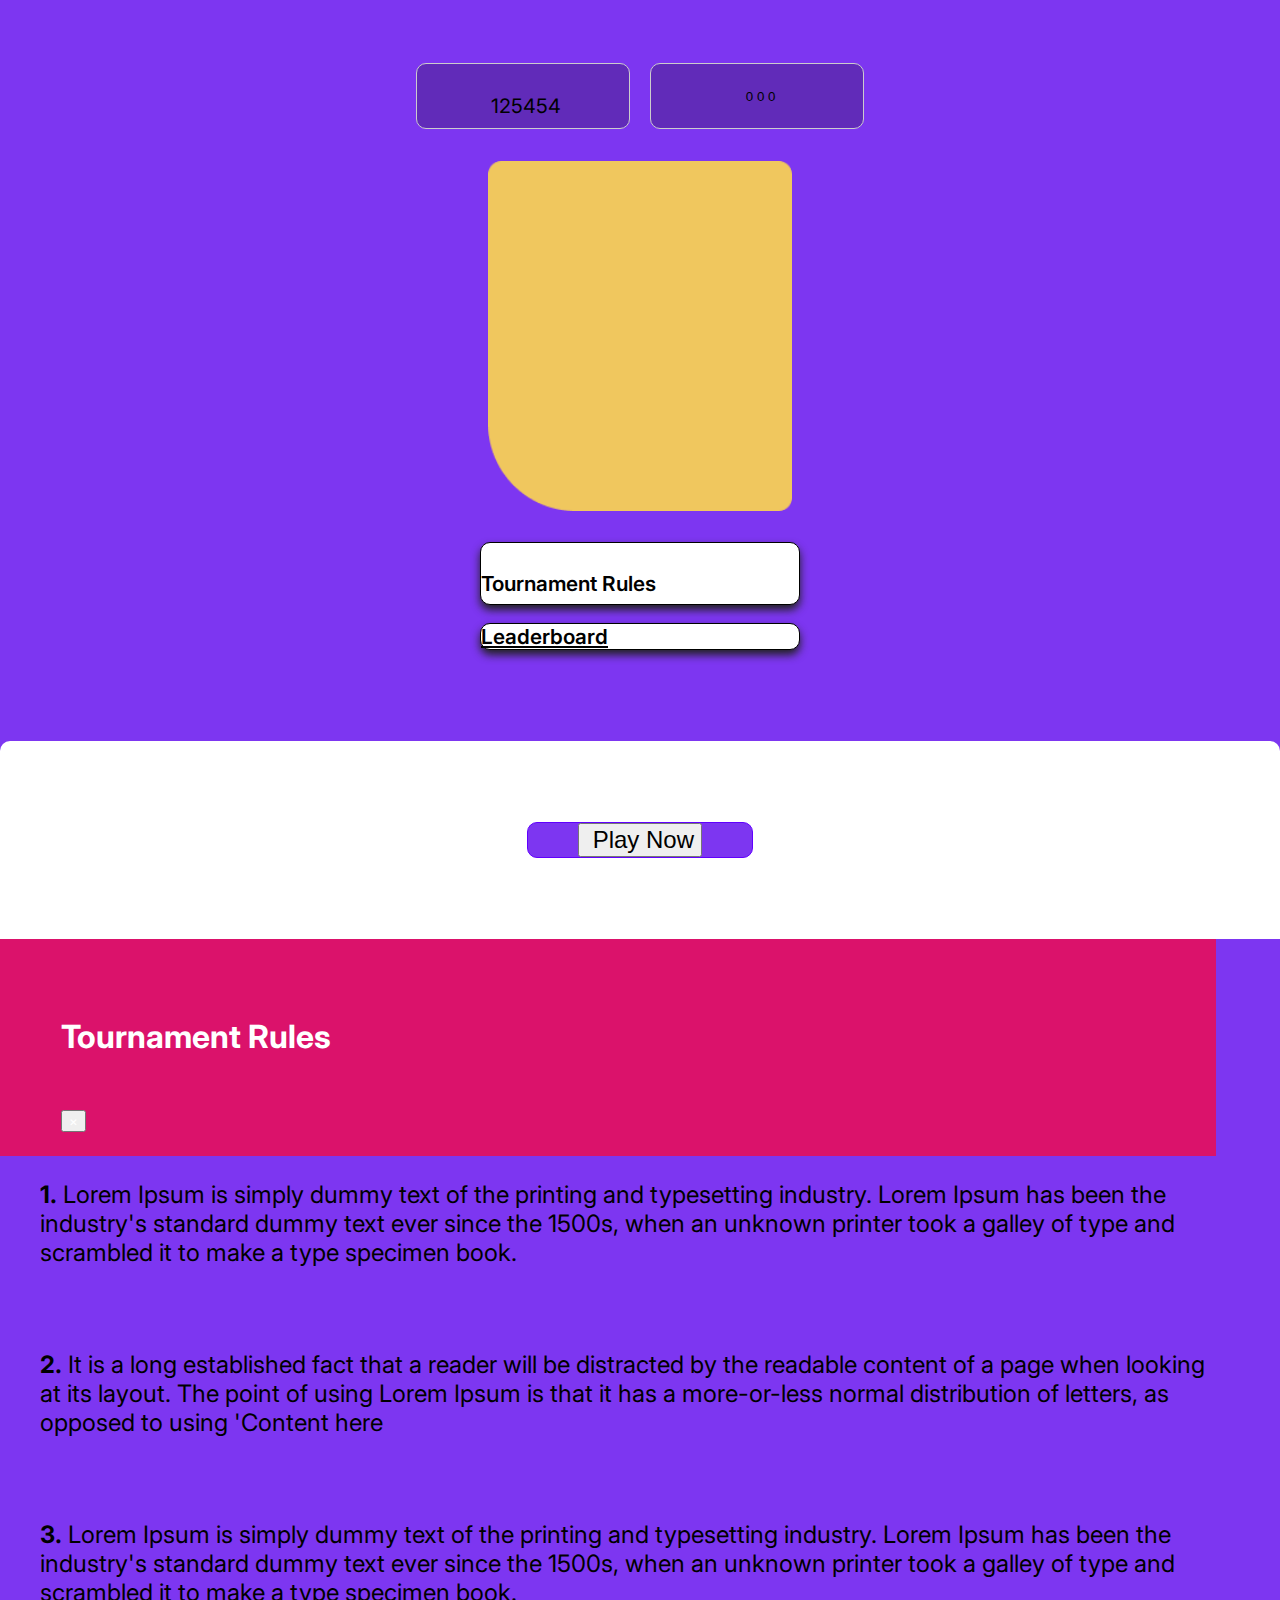
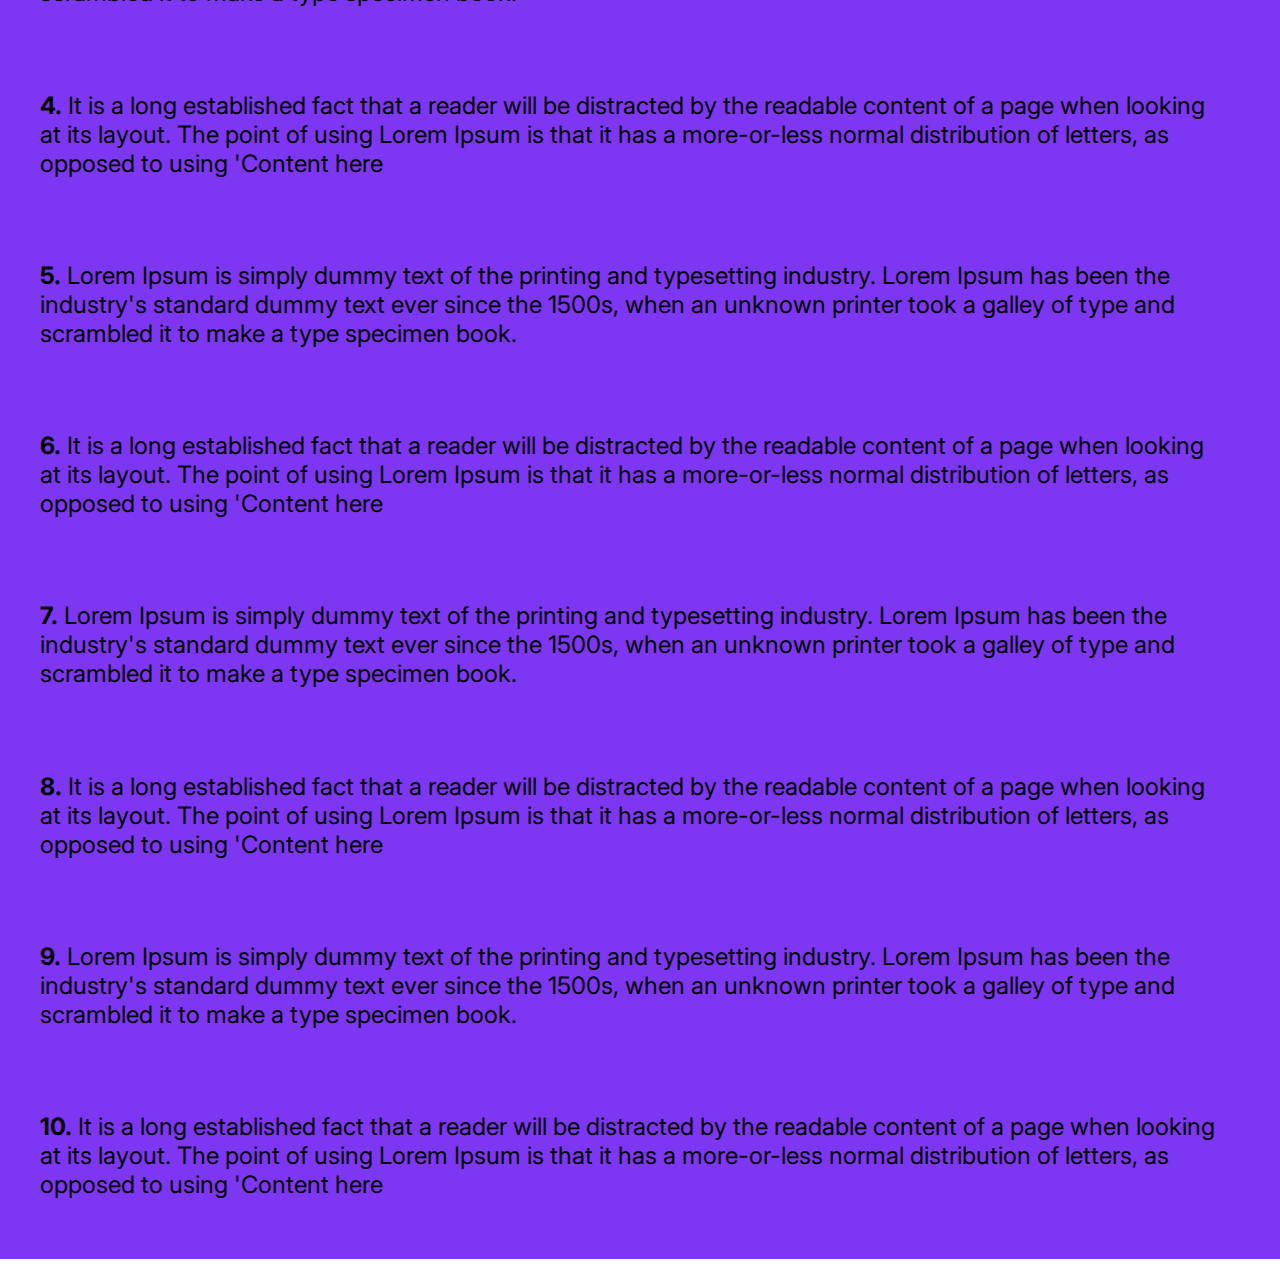
<file: index.html>
<!doctype html>
<html lang="en">

<head>
   <meta charset="utf-8">
   <meta name="viewport" content="width=device-width, initial-scale=1">
   <title>Landing page</title>
   <link href='https://fonts.googleapis.com/css?family=Quicksand' rel='stylesheet' type='text/css'>
   <!-- Bootstrap CSS -->
   <link rel="stylesheet" href="https://cdn.jsdelivr.net/npm/bootstrap@4.6.1/dist/css/bootstrap.min.css"
      integrity="sha384-zCbKRCUGaJDkqS1kPbPd7TveP5iyJE0EjAuZQTgFLD2ylzuqKfdKlfG/eSrtxUkn" crossorigin="anonymous">


   <link rel="stylesheet" href="https://cdnjs.cloudflare.com/ajax/libs/font-awesome/6.1.0/css/all.min.css"
      integrity="sha512-10/jx2EXwxxWqCLX/hHth/vu2KY3jCF70dCQB8TSgNjbCVAC/8vai53GfMDrO2Emgwccf2pJqxct9ehpzG+MTw=="
      crossorigin="anonymous" referrerpolicy="no-referrer" />
   <!-- font -->
   <link
      href="https://fonts.googleapis.com/css2?family=Inter:ital,opsz,wght@0,14..32,100..900;1,14..32,100..900&display=swap"
      rel="stylesheet">
   <!-- style css -->
   <link href="assets/css/style.css" rel="stylesheet">
   <link href="assets/css/responsive.css" rel="stylesheet">
   <link href="assets/css/modal.css" rel="stylesheet">
   <link rel="stylesheet" href="assets/css/leaderboard-more.css">
   <style>

   </style>
</head>

<body>
   <div class="wrapper">
      <!-- middel panel -->
      <section id="middel-panel" style="padding-top: 7vh">
         <div class="container">
            <div class="row justify-content-center">
               <div class="col-12 sm-12">
                  <div class="time-score-panel">
                     <button class="btn score-time text-white">
                        <p><i class="fas fa-gamepad"></i>&nbsp;125454</p>
                     </button>
                     <button class="btn score-time text-white">
                        <div id="timer">
                           <i class="far fa-clock"></i>&nbsp;
                           <div class="time-section" id="days">
                              0
                           </div>
                           <div class="time-section" id="hours">
                              0
                           </div>
                           <div class="time-section" id="minutes">
                              0
                           </div>
                           <!-- <div class="time-section" id="seconds">
                              0
                           </div> -->
                        </div>
                     </button>
                  </div>
                  <div id="middel-box">
                     <figure class="text-center d-block">
                        <img src="assets/images/rectangle.png" class="img-fluid img-responsive">
                     </figure>
                  </div>
                  <!-- middel-box -->
                  <div class="terms-leader">
                     <div class="row justify-content-center">
                        <div class="col-12 ">
                           <div class="leaderboard-rule-panel">
                              <div class="card">
                                 <div class="turnament-btn">
                                    <p class="btn d-block text-center text-black" data-toggle="modal"
                                       data-target="#staticBackdrop">
                                       <i class='fas fa-clipboard-list'></i> Tournament Rules
                                    </p>
                                 </div>
                              </div>
                           </div>
                        </div>
                        <div class="col-12 ">
                           <div class="leaderboard-btn">
                              <a href="leaderboard.html" class="quiz-text btn d-block text-center text-black">
                                 <i class="fas fa-cash-register"></i> Leaderboard
                              </a>
                           </div>
                        </div>
                     </div>
                  </div>
                  <div class="bangla-text text-center d-block">
                     <!-- ----------------------------- -->

                     <div class="output" id="output">
                        <p class="cursor"></p>
                        <!-- <p></p> -->
                     </div>

                     <!-- ----------------------------- -->
                     <!-- <p>pac rush  গেম খেলে সর্বোচ্চ <span style="color: #00cb24; font-weight: bold;">৭,০০০ </span> টাকা পর্যন্ত জিতুন । শর্ত প্রযোজ্য</p> -->

                  </div>
               </div>
            </div>
         </div>
      </section>
      <section id="playBtnPanel" class="play-btn-panel">
         <div class="container">
            <div class="row justify-content-center">

               <div class="play-buttton">
                  <p id="myBtn">
                     <button class="btn text-white playbtn"> <i class="fas fa-play-circle"></i>&nbsp;Play
                        Now</button>
                  </p>
               </div>
            </div>
         </div>
      </section>
      <!-- The Modal ply and win popup -->
      <div id="myModal" class="modal" data-keyboard="false" tabindex="-1" aria-labelledby="staticBackdropLabel"
         aria-hidden="true">
         <!-- Modal content -->
         <div class="modal-content">
            <div class="modal-header ">
               <div class="popup-top-icon justify-content-center">
                  <img src="assets/images/popup-top-icon.png" class="img-fluid img-responsive">
               </div>
            </div>
            <div class="modal-body">
               <div class="body-part-one mb-2">
                  <h2 class="text-center d-block font-weight-bold"
                     style="margin-bottom: 2%; padding-top: 0%; margin-top: 2%;">Play & win upto Tk 2500</h2>
                  <div class="container">
                     <div class="row justify-content-center tril-play-btn">
                        <div class="col-12 sm-12 text-center ">
                           <div class="tril-btn">
                              <a href="" class="">Trial</a>
                           </div>
                        </div>
                        <div class="col-12 sm-12 text-center ">
                           <div class="play-for-tk-btn">
                              <a href="" class="">Play for TK 10</a>
                           </div>
                        </div>
                     </div>
                  </div>
               </div>
               <!-- ==================Body part one======================== -->
               <div class="body-part-two">
                  <div class="prize">
                     <h3 class="text-center d-block">Prize</h3>
                  </div>
                  <div class="scroll-body">
                     <div class="score-money mb-2 score-prize">
                        <div class="daily-score">
                           <p>Daily top 50 scorer</p>
                        </div>

                        <div class="prize-taka">
                           <p>TK 25</p>
                        </div>

                     </div>

                     <div class="score-money mb-2 score-prize">
                        <div class="daily-score">
                           <p>Weekly top 25 scorer</p>
                        </div>

                        <div class="prize-taka">
                           <p>TK 250</p>
                        </div>

                     </div>
                     <div class="score-money mb-2 score-prize">
                        <div class="daily-score">
                           <p>Monthly top 5 scorer</p>
                        </div>

                        <div class="prize-taka">
                           <p>TK 25000</p>
                        </div>
                     </div>
                  </div>
               </div>
               <!-- ==================Body part two======================== -->
            </div>
         </div>
      </div>

      <!-- Modal -->
      <div class="modal fade" id="staticBackdrop" data-backdrop="static" data-keyboard="false" tabindex="-1"
         aria-labelledby="staticBackdropLabel" aria-hidden="true">
         <div class="modal-dialog modal-dialog-scrollable">
            <div class="modal-content">
               <div class="modal-header">
                  <h5 class="modal-title" id="staticBackdropLabel">Tournament Rules</h5>
                  <button type="button" class="close" data-dismiss="modal" aria-label="Close">
                     <span aria-hidden="true">&times;</span>
                  </button>
               </div>
               <div class="modal-body">
                  <ul>
                     <li>
                        <p><b>1.</b> Lorem Ipsum is simply dummy text of the printing and typesetting industry. Lorem
                           Ipsum has been the industry's standard dummy text ever since the 1500s, when an unknown
                           printer took a galley of type and scrambled it to make a type specimen book.</p>
                     </li>
                     <li>
                        <p><b>2.</b> It is a long established fact that a reader will be distracted by the readable
                           content of a page when looking at its layout. The point of using Lorem Ipsum is that it
                           has a
                           more-or-less normal distribution of letters, as opposed to using 'Content here</p>
                        </p>
                     </li>
                     <li>
                        <p><b>3.</b> Lorem Ipsum is simply dummy text of the printing and typesetting industry. Lorem
                           Ipsum has been the industry's standard dummy text ever since the 1500s, when an unknown
                           printer took a galley of type and scrambled it to make a type specimen book.</p>
                     </li>
                     <li>
                        <p><b>4.</b> It is a long established fact that a reader will be distracted by the readable
                           content of a page when looking at its layout. The point of using Lorem Ipsum is that it
                           has a
                           more-or-less normal distribution of letters, as opposed to using 'Content here</p>
                        </p>
                     </li>
                     <li>
                        <p><b>5.</b> Lorem Ipsum is simply dummy text of the printing and typesetting industry. Lorem
                           Ipsum has been the industry's standard dummy text ever since the 1500s, when an unknown
                           printer took a galley of type and scrambled it to make a type specimen book.</p>
                     </li>
                     <li>
                        <p><b>6.</b> It is a long established fact that a reader will be distracted by the readable
                           content of a page when looking at its layout. The point of using Lorem Ipsum is that it
                           has a
                           more-or-less normal distribution of letters, as opposed to using 'Content here</p>
                        </p>
                     </li>
                     <li>
                        <p><b>7.</b> Lorem Ipsum is simply dummy text of the printing and typesetting industry. Lorem
                           Ipsum has been the industry's standard dummy text ever since the 1500s, when an unknown
                           printer took a galley of type and scrambled it to make a type specimen book.</p>
                     </li>
                     <li>
                        <p><b>8.</b> It is a long established fact that a reader will be distracted by the readable
                           content of a page when looking at its layout. The point of using Lorem Ipsum is that it
                           has a
                           more-or-less normal distribution of letters, as opposed to using 'Content here</p>
                        </p>
                     </li>
                     <li>
                        <p><b>9.</b> Lorem Ipsum is simply dummy text of the printing and typesetting industry. Lorem
                           Ipsum has been the industry's standard dummy text ever since the 1500s, when an unknown
                           printer took a galley of type and scrambled it to make a type specimen book.</p>
                     </li>
                     <li>
                        <p><b>10.</b> It is a long established fact that a reader will be distracted by the readable
                           content of a page when looking at its layout. The point of using Lorem Ipsum is that it
                           has a
                           more-or-less normal distribution of letters, as opposed to using 'Content here</p>
                        </p>
                     </li>
                  </ul>
               </div>
               <!-- <div class="modal-footer">
                  <button type="button" class="btn btn-secondary" data-dismiss="modal">Close</button>
                  </div> -->
            </div>
         </div>
      </div>

      <script src="https://cdn.jsdelivr.net/npm/jquery@3.5.1/dist/jquery.slim.min.js"
         integrity="sha384-DfXdz2htPH0lsSSs5nCTpuj/zy4C+OGpamoFVy38MVBnE+IbbVYUew+OrCXaRkfj"
         crossorigin="anonymous"></script>
      <script src="https://cdn.jsdelivr.net/npm/bootstrap@4.6.1/dist/js/bootstrap.bundle.min.js"
         integrity="sha384-fQybjgWLrvvRgtW6bFlB7jaZrFsaBXjsOMm/tB9LTS58ONXgqbR9W8oWht/amnpF"
         crossorigin="anonymous"></script>
      <script src="assets/js/owl.carousel.js"></script>
      <script type="text/javascript">
         // Set the target date and time (e.g., New Year's Eve)
         const countDownDate = new Date("Dec 08, 2024 16:08:59").getTime();
         // Update the countdown every 1 second
         const timer = setInterval(function () {
            // Get the current time in milliseconds
            const now = new Date().getTime();
            // Find the distance between now and the target date
            const distance = countDownDate - now;
            // Calculate the time parts
            const days = Math.floor(distance / (1000 * 60 * 60 * 24));
            const hours = Math.floor((distance % (1000 * 60 * 60 * 24)) / (1000 * 60 * 60));
            const minutes = Math.floor((distance % (1000 * 60 * 60)) / (1000 * 60));
            const seconds = Math.floor((distance % (1000 * 60)) / 1000);

            // Display the result in the respective elements
            document.getElementById("days").innerHTML = days + "D  ";
            document.getElementById("hours").innerHTML = hours + "H ";
            document.getElementById("minutes").innerHTML = minutes + "M  ";
            document.getElementById("seconds").innerHTML = seconds + "S";

            // If the countdown is over, display "EXPIRED"
            if (distance < 0) {
               clearInterval(timer);
               document.getElementById("timer").innerHTML = "EXPIRED";
            }

         }, 1000);


         // values to keep track of the number of letters typed, which quote to use. etc. Don't change these values.
         var i = 0,
            a = 0,
            isBackspacing = false,
            isParagraph = false;


         // Typerwrite text content. Use a pipe to indicate the start of the second line "|".  
         var textArray = [
            "PAC RUSH গেম খেলে সর্বোচ্চ ৭,০০০ টাকা পর্যন্ত জিতুন । শর্ত প্রযোজ্য । ",
         ];

         // <p>pac rush  গেম খেলে সর্বোচ্চ <span style="color: #00cb24; font-weight: bold;">৭,০০০ </span> টাকা পর্যন্ত জিতুন । শর্ত প্রযোজ্য</p>

         // Speed (in milliseconds) of typing.
         var speedForward = 100, //Typing Speed
            speedWait = 1000, // Wait between typing and backspacing
            speedBetweenLines = 1000, //Wait between first and second lines
            speedBackspace = 25; //Backspace Speed

         //Run the loop
         typeWriter("output", textArray);

         function typeWriter(id, ar) {
            var element = $("#" + id),
               aString = ar[a],
               eHeader = element.children("p"), //Header element
               eParagraph = element.children("p"); //Subheader element

            // Determine if animation should be typing or backspacing
            if (!isBackspacing) {

               // If full string hasn't yet been typed out, continue typing
               if (i < aString.length) {

                  // If character about to be typed is a pipe, switch to second line and continue.
                  if (aString.charAt(i) == "|") {
                     isParagraph = true;
                     eHeader.removeClass("cursor");
                     eParagraph.addClass("cursor");
                     i++;
                     setTimeout(function () { typeWriter(id, ar); }, speedBetweenLines);

                     // If character isn't a pipe, continue typing.
                  } else {
                     // Type header or subheader depending on whether pipe has been detected
                     if (!isParagraph) {
                        eHeader.text(eHeader.text() + aString.charAt(i));
                     } else {
                        eParagraph.text(eParagraph.text() + aString.charAt(i));
                     }
                     i++;
                     setTimeout(function () { typeWriter(id, ar); }, speedForward);
                  }

                  // If full string has been typed, switch to backspace mode.
               } else if (i == aString.length) {

                  isBackspacing = true;
                  setTimeout(function () { typeWriter(id, ar); }, speedWait);

               }

               // If backspacing is enabled
            } else {

               // If either the header or the paragraph still has text, continue backspacing
               if (eHeader.text().length > 0 || eParagraph.text().length > 0) {

                  // If paragraph still has text, continue erasing, otherwise switch to the header.
                  if (eParagraph.text().length > 0) {
                     eParagraph.text(eParagraph.text().substring(0, eParagraph.text().length - 1));
                  } else if (eHeader.text().length > 0) {
                     eParagraph.removeClass("cursor");
                     eHeader.addClass("cursor");
                     eHeader.text(eHeader.text().substring(0, eHeader.text().length - 1));
                  }
                  setTimeout(function () { typeWriter(id, ar); }, speedBackspace);

                  // If neither head or paragraph still has text, switch to next quote in array and start typing.
               } else {

                  isBackspacing = false;
                  i = 0;
                  isParagraph = false;
                  a = (a + 1) % ar.length; //Moves to next position in array, always looping back to 0
                  setTimeout(function () { typeWriter(id, ar); }, 50);

               }
            }
         }
         // ---------------------------

      </script>
      <script type='text/javascript'>
         // Get the modal
         var modal = document.getElementById("myModal");
         var btn = document.getElementById("myBtn");
         var span = document.getElementsByClassName("close")[0];
         btn.onclick = function () {
            modal.style.display = "block";
         }
         span.onclick = function () {
            modal.style.display = "none";
         }
         window.onclick = function (event) {
            if (event.target == modal) {
               modal.style.display = "none";
            }
         }	
      </script>
      <script type="text/javascript">
         var span = document.getElementById('span');
         var textContent = 0;
         window.onload = time();
         function time() {
            var d = new Date();
            var s = d.getSeconds();
            var m = d.getMinutes();
            var h = d.getHours();
            span.textContent = ("0" + h).substr(-2) + ":" + ("0" + m).substr(-2) + ":" + ("0" + s).substr(-2);
         }
         setInterval(time, 1000);
      </script>
</body>

</html>
</file>
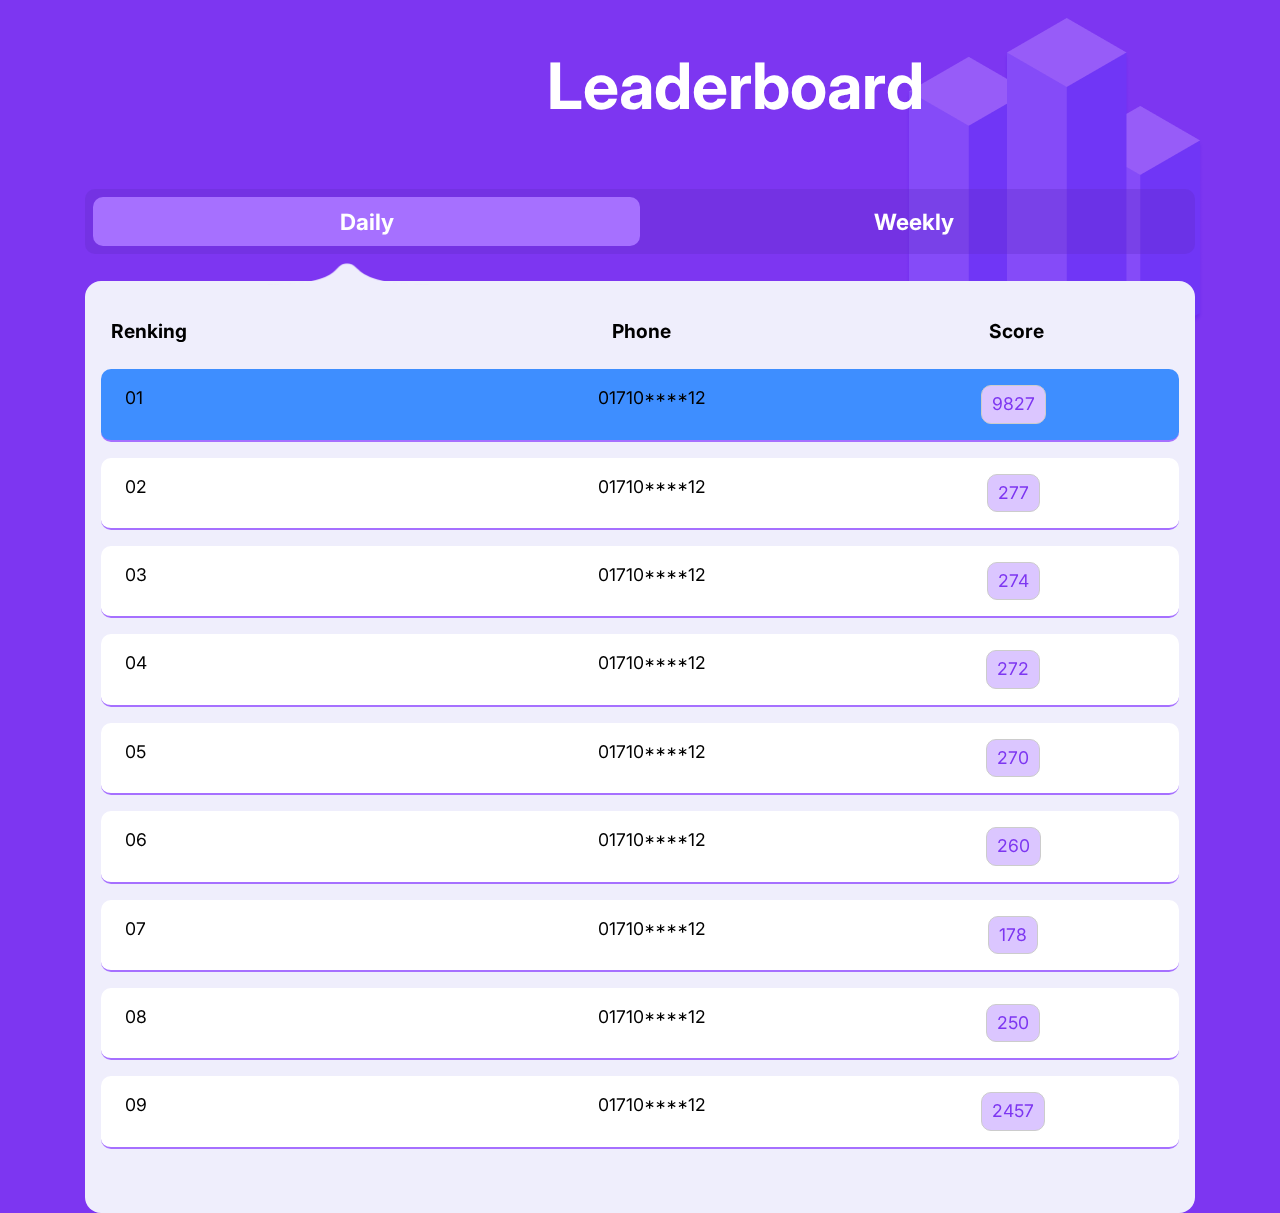
<file: leaderboard.html>
<!doctype html>
<html lang="en">

<head>
   <!-- Required meta tags -->
   <meta charset="utf-8">
   <meta name="viewport" content="width=device-width, initial-scale=1">
   <title>Leaderboard</title>

   <!-- Bootstrap CSS -->
   <link rel="stylesheet" href="https://cdn.jsdelivr.net/npm/bootstrap@4.6.1/dist/css/bootstrap.min.css">

   <link rel="stylesheet" href="https://cdnjs.cloudflare.com/ajax/libs/font-awesome/5.15.3/css/all.min.css"
      integrity="sha512-iBBXm8fW90+nuLcSKlbmrPcLa0OT92xO1BIsZ+ywDWZCvqsWgccV3gFoRBv0z+8dLJgyAHIhR35VZc2oM/gI1w=="
      crossorigin="anonymous" referrerpolicy="no-referrer" />

   <link rel="stylesheet" href="https://cdnjs.cloudflare.com/ajax/libs/font-awesome/6.1.0/css/all.min.css"
      integrity="sha512-10/jx2EXwxxWqCLX/hHth/vu2KY3jCF70dCQB8TSgNjbCVAC/8vai53GfMDrO2Emgwccf2pJqxct9ehpzG+MTw=="
      crossorigin="anonymous" referrerpolicy="no-referrer" />

   <!-- google font -->
   <link
      href="https://fonts.googleapis.com/css2?family=Inter:ital,opsz,wght@0,14..32,100..900;1,14..32,100..900&display=swap"
      rel="stylesheet">


   <link href="assets/css/style.css" rel="stylesheet">
   <link rel="stylesheet" href="assets/css/leaderboard-more.css">
   <link href="assets/css/responsive.css" rel="stylesheet">

</head>

<body>
   <section id="top-leaderbord">
      <div class="container leaderboard-bg">
         <img src="assets/images/bg-img.png" id="bg_img">
         <div class="row justify-content-start mb-3 leaderboard-position">
            <div class="col-2 arrow-icon">
               <a href="index.html">
                  <i class="fa-solid fa-arrow-left"></i>
               </a>
            </div>
            <div class="col-10 text-center d-block text-center-panel">
               <h2 class="justify-content-center text-white d-flex mt-0 mb-3 font-weight-bold" style="font-size: clamp(2.4rem, 5vw, 4rem);">
                  Leaderboard</h2>
            </div>
         </div>
         <div class="row justify-content-center">
            <div class="col-12">
               <div class="tap-header">
                  <ul class="nav nav-pills mb-3 justify-content-center " id="pills-tab" role="tablist">
                     <li class="nav-item" role="presentation">
                        <a class="nav-link  text-center active" id="pills-daily-tab" data-toggle="pill"
                           href="#pills-daily" role="tab" aria-controls="pills-daily" aria-selected="true">Daily</a>
                     </li>
                     <li class="nav-item " role="presentation">
                        <a class="nav-link  text-center" id="pills-weekly-tab" data-toggle="pill" href="#pills-weekly"
                           role="tab" aria-controls="pills-weekly" aria-selected="false">Weekly</a>
                     </li>
                  </ul>
               </div>
               <div class="tab-content justify-content-center" id="pills-tabContent">
                  <div class="tab-pane fade show active" id="pills-daily" role="tabpanel"
                     aria-labelledby="pills-daily-tab">
                     <div id="score-panel">

                        <div class="tab-content" style="margin-bottom: 5%;">
                           <div class="tab-pane fade show active" id="one" role="tabpanel" aria-labelledby="one-tab">
                              <div class="score-bord-panel">
                                 <div class="table-wrapper-scroll-y my-custom-scrollbar">

                                    <!-- ================================== -->
                                    <div class="title-panel mb-3">
                                       <div class="row row-cols-1 row-cols-sm-3 border-b-slate-200">
                                          <div class="col-3">
                                             <p class="number font-weight-bold" style="padding-left: 1rem;">
                                                Renking
                                             </p>
                                          </div>
                                          <div class="col-6 d-block text-center clock">
                                             <p class="second text-black font-weight-bold">Phone</p>
                                          </div>

                                          <div class="col-3 d-block text-center score" style="padding: 0px;">
                                             <p class="d-block text-black font-weight-bold">Score</p>
                                          </div>
                                       </div>
                                    </div>
                                    <!-- ================================== -->
                                    <div class="score-body scroll-container">
                                       <div class="score-part mb-3 scroll-page">
                                          <div class="row row-cols-1 row-cols-sm-3">
                                             <div class="col-2">
                                                <p class="number">
                                                   01
                                                </p>
                                             </div>
                                             <div class="col-6  d-block text-center">
                                                <p class="second ">01710****12</p>
                                             </div>

                                             <div class="col-4  d-flex justify-content-center text-center ">
                                                <p class="second  score-number">9827</p>
                                             </div>

                                          </div>
                                       </div>
                                       <!-- ================================== -->
                                       <div class="score-part mb-3 scroll-page">
                                          <div class="row row-cols-1 row-cols-sm-3">
                                             <div class="col-2">
                                                <p class="number">
                                                   02
                                                </p>
                                             </div>
                                             <div class="col-6  d-block text-center clock">

                                                <p class="second text-center ">01710****12</p>
                                             </div>

                                             <div class="col-4  d-flex justify-content-center text-center clock">

                                                <p class="second score-number">277</p>
                                             </div>

                                          </div>
                                       </div>

                                       <!-- ================================== -->
                                       <div class="score-part mb-3 scroll-page">
                                          <div class="row row-cols-1 row-cols-sm-3">
                                             <div class="col-2">
                                                <p class="number">
                                                   03
                                                </p>
                                             </div>
                                             <div class="col-6  d-block text-center clock">

                                                <p class="second text-center ">01710****12</p>
                                             </div>

                                             <div class="col-4  d-flex justify-content-center text-center clock">

                                                <p class="second score-number">274</p>
                                             </div>

                                          </div>
                                       </div>

                                       <!-- ================================== -->
                                       <div class="score-part mb-3 scroll-page">
                                          <div class="row row-cols-1 row-cols-sm-3">
                                             <div class="col-2">
                                                <p class="number">
                                                   04
                                                </p>
                                             </div>
                                             <div class="col-6  d-block text-center">
                                                <p class="second ">01710****12</p>
                                             </div>

                                             <div class="col-4  d-flex justify-content-center text-center ">
                                                <p class="second score-number">272</p>
                                             </div>

                                          </div>
                                       </div>
                                       <!-- ================================== -->
                                       <div class="score-part mb-3 scroll-page">
                                          <div class="row row-cols-1 row-cols-sm-3">
                                             <div class="col-2">
                                                <p class="number">
                                                   05
                                                </p>
                                             </div>
                                             <div class="col-6  d-block text-center clock">

                                                <p class="second text-center ">01710****12</p>
                                             </div>

                                             <div class="col-4 d-flex justify-content-center text-center clock">

                                                <p class="second score-number">270</p>
                                             </div>

                                          </div>
                                       </div>

                                       <!-- ================================== -->
                                       <div class="score-part mb-3 scroll-page">
                                          <div class="row row-cols-1 row-cols-sm-3">
                                             <div class="col-2">
                                                <p class="number">
                                                   06
                                                </p>
                                             </div>
                                             <div class="col-6  d-block text-center clock">

                                                <p class="second text-center ">01710****12</p>
                                             </div>

                                             <div class="col-4  d-flex justify-content-center text-center clock">

                                                <p class="second score-number">260</p>
                                             </div>

                                          </div>
                                       </div>

                                       <!-- ================================== -->
                                       <div class="score-part mb-3 scroll-page">
                                          <div class="row row-cols-1 row-cols-sm-3">
                                             <div class="col-2">
                                                <p class="number">
                                                   07
                                                </p>
                                             </div>
                                             <div class="col-6  d-block text-center">
                                                <p class="second ">01710****12</p>
                                             </div>

                                             <div class="col-4  d-flex justify-content-center text-center ">
                                                <p class="second score-number">178</p>
                                             </div>

                                          </div>
                                       </div>
                                       <!-- ================================== -->
                                       <div class="score-part mb-3 scroll-page">
                                          <div class="row row-cols-1 row-cols-sm-3">
                                             <div class="col-2">
                                                <p class="number">
                                                   08
                                                </p>
                                             </div>
                                             <div class="col-6  d-block text-center clock">

                                                <p class="second text-center ">01710****12</p>
                                             </div>

                                             <div class="col-4  d-flex justify-content-center text-center clock">

                                                <p class="second score-number">250</p>
                                             </div>

                                          </div>
                                       </div>

                                       <!-- ================================== -->
                                       <div class="score-part mb-3 scroll-page">
                                          <div class="row row-cols-1 row-cols-sm-3">
                                             <div class="col-2">
                                                <p class="number">
                                                   09
                                                </p>
                                             </div>
                                             <div class="col-6  d-block text-center clock">
                                                <p class="second text-center ">01710****12</p>
                                             </div>
                                             <div class="col-4 d-flex justify-content-center text-center clock">
                                                <p class="second score-number">2457</p>
                                             </div>
                                          </div>
                                       </div>
                                    </div>

                                 </div>
                              </div>
                           </div>
                        </div>
                     </div>
                  </div>
                  <div class="tab-pane fade" id="pills-weekly" role="tabpanel" aria-labelledby="pills-weekly-tab">
                     <div id="score-panel">
                        <div class="tab-content" style="margin-bottom: 5%;">
                           <div class="tab-pane fade show active" id="one" role="tabpanel" aria-labelledby="one-tab">
                              <div class="score-bord-panel">
                                 <div class="table-wrapper-scroll-y my-custom-scrollbar">

                                    <!-- ================================== -->
                                    <div class="title-panel mb-3">
                                       <div class="row row-cols-1 row-cols-sm-3 border-b-slate-200">
                                          <div class="col-3">
                                             <p class="number font-weight-bold" style="padding-left: 1rem;">
                                                Renking
                                             </p>
                                          </div>
                                          <div class="col-6 d-block text-center clock">
                                             <p class="second text-black font-weight-bold">Phone</p>
                                          </div>

                                          <div class="col-3 d-block text-center score" style="padding: 0px;">
                                             <p class="d-block text-black font-weight-bold">Score</p>
                                          </div>
                                       </div>
                                    </div>
                                    <!-- ================================== -->
                                    <div class="score-body scroll-container">
                                       <div class="score-part mb-3 scroll-page">
                                          <div class="row row-cols-1 row-cols-sm-3">
                                             <div class="col-2">
                                                <p class="number">
                                                   01
                                                </p>
                                             </div>
                                             <div class="col-6  d-block text-center">
                                                <p class="second ">01710****12</p>
                                             </div>

                                             <div class="col-4  d-flex justify-content-center text-center ">
                                                <p class="second  score-number">9827</p>
                                             </div>

                                          </div>
                                       </div>
                                       <!-- ================================== -->
                                       <div class="score-part mb-3 scroll-page">
                                          <div class="row row-cols-1 row-cols-sm-3">
                                             <div class="col-2">
                                                <p class="number">
                                                   02
                                                </p>
                                             </div>
                                             <div class="col-6  d-block text-center clock">

                                                <p class="second text-center ">01710****12</p>
                                             </div>

                                             <div class="col-4  d-flex justify-content-center text-center clock">

                                                <p class="second score-number">277</p>
                                             </div>

                                          </div>
                                       </div>

                                       <!-- ================================== -->
                                       <div class="score-part mb-3 scroll-page">
                                          <div class="row row-cols-1 row-cols-sm-3">
                                             <div class="col-2">
                                                <p class="number">
                                                   03
                                                </p>
                                             </div>
                                             <div class="col-6  d-block text-center clock">

                                                <p class="second text-center ">01710****12</p>
                                             </div>

                                             <div class="col-4  d-flex justify-content-center text-center clock">

                                                <p class="second score-number">274</p>
                                             </div>

                                          </div>
                                       </div>

                                       <!-- ================================== -->
                                       <div class="score-part mb-3 scroll-page">
                                          <div class="row row-cols-1 row-cols-sm-3">
                                             <div class="col-2">
                                                <p class="number">
                                                   04
                                                </p>
                                             </div>
                                             <div class="col-6  d-block text-center">
                                                <p class="second ">01710****12</p>
                                             </div>

                                             <div class="col-4  d-flex justify-content-center text-center ">
                                                <p class="second score-number">272</p>
                                             </div>

                                          </div>
                                       </div>
                                       <!-- ================================== -->
                                       <div class="score-part mb-3 scroll-page">
                                          <div class="row row-cols-1 row-cols-sm-3">
                                             <div class="col-2">
                                                <p class="number">
                                                   05
                                                </p>
                                             </div>
                                             <div class="col-6  d-block text-center clock">

                                                <p class="second text-center ">01710****12</p>
                                             </div>

                                             <div class="col-4 d-flex justify-content-center text-center clock">

                                                <p class="second score-number">270</p>
                                             </div>

                                          </div>
                                       </div>

                                       <!-- ================================== -->
                                       <div class="score-part mb-3 scroll-page">
                                          <div class="row row-cols-1 row-cols-sm-3">
                                             <div class="col-2">
                                                <p class="number">
                                                   06
                                                </p>
                                             </div>
                                             <div class="col-6  d-block text-center clock">

                                                <p class="second text-center ">01710****12</p>
                                             </div>

                                             <div class="col-4  d-flex justify-content-center text-center clock">

                                                <p class="second score-number">260</p>
                                             </div>

                                          </div>
                                       </div>

                                       <!-- ================================== -->
                                       <div class="score-part mb-3 scroll-page">
                                          <div class="row row-cols-1 row-cols-sm-3">
                                             <div class="col-2">
                                                <p class="number">
                                                   07
                                                </p>
                                             </div>
                                             <div class="col-6  d-block text-center">
                                                <p class="second ">01710****12</p>
                                             </div>

                                             <div class="col-4  d-flex justify-content-center text-center ">
                                                <p class="second score-number">178</p>
                                             </div>

                                          </div>
                                       </div>
                                       <!-- ================================== -->
                                       <div class="score-part mb-3 scroll-page">
                                          <div class="row row-cols-1 row-cols-sm-3">
                                             <div class="col-2">
                                                <p class="number">
                                                   08
                                                </p>
                                             </div>
                                             <div class="col-6  d-block text-center clock">

                                                <p class="second text-center ">01710****12</p>
                                             </div>

                                             <div class="col-4  d-flex justify-content-center text-center clock">

                                                <p class="second score-number">250</p>
                                             </div>

                                          </div>
                                       </div>

                                       <!-- ================================== -->
                                       <div class="score-part mb-3 scroll-page">
                                          <div class="row row-cols-1 row-cols-sm-3">
                                             <div class="col-2">
                                                <p class="number">
                                                   09
                                                </p>
                                             </div>
                                             <div class="col-6  d-block text-center clock">
                                                <p class="second text-center ">01710****12</p>
                                             </div>
                                             <div class="col-4 d-flex justify-content-center text-center clock">
                                                <p class="second score-number">2457</p>
                                             </div>
                                          </div>
                                       </div>
                                    </div>
                                 </div>
                              </div>
                           </div>
                        </div>
                     </div>
                  </div>
               </div>
            </div>
         </div>
      </div>
   </section>
   <script src="https://cdn.jsdelivr.net/npm/jquery@3.5.1/dist/jquery.slim.min.js"
      integrity="sha384-DfXdz2htPH0lsSSs5nCTpuj/zy4C+OGpamoFVy38MVBnE+IbbVYUew+OrCXaRkfj"
      crossorigin="anonymous"></script>
   <script src="https://cdn.jsdelivr.net/npm/bootstrap@4.6.1/dist/js/bootstrap.bundle.min.js"></script>

</body>

</html>
</file>
<file: assets/css/style.css>
body {
    font-family: Inter, sans-serif;
    margin: 0;
    padding: 0
}

a,
label,
li,
p,
span {
    font-family: Inter, sans-serif
}

h1,
h2,
h3,
h4,
h5,
h6 {
    font-family: Inter, sans-serif
}

ul li {
    list-style-type: none
}

.wrapper {
    background-color: #7d36f1
}

.container {
    width: 30vw;
    margin: 0 auto
}

.header {
    background-color: #db126b;
    padding: 10px 0
}

#middel-box {
    border-radius: 10px 10px 10px 120px;
    width: 24vw;
    height: auto;
    margin: 0 auto
}

#middel-box figure {
    margin-bottom: 0;
    padding-bottom: 0
}

#middel-box figure img {
    width: 100%
}

.body-part-one h2.text-center.d-block.font-weight-bold {
    background-color: #ca4246;
    font-size: clamp(1.5rem, 7vw, 4rem);
    background-image: linear-gradient(45deg, #ca4246 16.666%, #e16541 16.666%, #e16541 33.333%, #f18f43 33.333%, #f18f43 50%, #8b9862 50%, #8b9862 66.666%, #476098 66.666%, #476098 83.333%, #a7489b 83.333%);
    background-size: 100%;
    background-repeat: repeat;
    -webkit-background-clip: text;
    -webkit-text-fill-color: transparent;
    animation: rainbow-text-simple-animation-rev 1s ease forwards
}

@keyframes rainbow-text-simple-animation-rev {
    0% {
        background-size: 650%
    }

    40% {
        background-size: 650%
    }

    100% {
        background-size: 100%
    }
}

@keyframes rainbow-text-simple-animation {
    0% {
        background-size: 100%
    }

    80% {
        background-size: 650%
    }

    100% {
        background-size: 650%
    }
}

.bangla-text {
    margin-top: 2rem
}

.bangla-text p {
    font-size: 1.2rem;
    font-weight: 500
}

.time-score-panel {
    display: flex;
    justify-content: center;
    gap: 20px;
    margin-bottom: 2rem;
    width: 100%
}

.score-time {
    width: 15rem;
    background-color: #612bb9;
    border-radius: 10px;
    padding: 0 5px;
    border: #ccc solid 1px
}

.score-time p {
    margin-bottom: 0;
    padding: 5% 0 5% 0;
    font-size: 20px
}

.output {
    text-align: left;
    font-family: Inter, sans-serif;
    color: #fff;
    font-weight: 600
}

h1.cursor::after {
    height: 24px;
    width: 13px
}

p.cursor::after {
    height: 13px;
    width: 6px
}

@keyframes blink {
    0% {
        opacity: 1
    }

    49% {
        opacity: 1
    }

    50% {
        opacity: 0
    }

    100% {
        opacity: 0
    }
}

.button-box {
    display: flex;
    flex-direction: row;
    flex-wrap: wrap;
    width: 450px;
    margin-left: auto;
    margin-right: auto
}

p.cursor {
    min-height: 3vh;
    max-height: 4vh;
    font-size: clamp(1.2rem, 3vw, 1.5rem)
}

.play-btn-panel {
    background-color: #fff;
    border-radius: 10px 10px 0 0;
    padding: 0 5px;
    margin-top: 2rem
}

.play-buttton {
    width: 100%;
    min-height: 22vh;
    max-height: 140vh;
    display: flex;
    justify-content: center;
    align-items: center
}

p#myBtn {
    background-color: #7d36f1;
    border: #6100ff solid 1px;
    color: #fff;
    text-align: center;
    text-decoration: none;
    display: block;
    cursor: pointer;
    border-radius: 10px;
    font-weight: 700;
    animation: butoonzoom 2s infinite;
    transition: transform .3s ease;
    width: 50%;
    text-align: center
}

@keyframes butoonzoom {
    0% {
        transform: scale(1);
        background-color: #7d36f1
    }

    50% {
        transform: scale(1.05);
        background-color: #db126b;
        box-shadow: #393939 0 10px 10px;
        border: #db126b solid 1px
    }

    100% {
        transform: scale(1);
        background-color: #7d36f1
    }
}

.playbtn {
    font-size: 1.5rem
}

p#myBtn:hover {
    transform: scale(1.1)
}

.tril-btn {
    background-color: #bdbdbd;
    margin: 1rem auto 2rem auto;
    font-size: 1.5rem
}

.play-for-tk-btn {
    background-color: #7d36f1;
    margin: 0 auto;
    font-size: 1.5rem
}

.play-for-tk-btn a,
.tril-btn a {
    color: #fff;
    font-weight: 600
}

.play-for-tk-btn:hover,
.tril-btn:hover {
    transform: scale(1.1)
}

.play-for-tk-btn,
.tril-btn {
    color: #fff;
    padding: 10px 20px;
    text-align: center;
    text-decoration: none;
    display: inherit;
    cursor: pointer;
    border-radius: 10px;
    box-shadow: #393939 0 10px 10px;
    transition: all .2s;
    transition: transform .3s ease
}

.footer {
    background-color: #db126b;
    padding: 10px 0
}

.terms-leader {
    width: 20vw;
    margin: 0 auto
}

.leaderboard-rule-panel {
    margin-top: 3vh;
    margin-bottom: 2vh
}

.leaderboard-btn,
.turnament-btn {
    background-color: #fff;
    border-radius: 10px;
    box-shadow: #222 0 5px 8px;
    border: #000 solid 1px;
    transition: transform .3s ease
}

.leaderboard-btn:hover,
.turnament-btn:hover {
    transform: scale(1.1)
}

.turnament-btn h2 {
    font-size: 1.6rem;
    padding: 1rem 0;
    margin-bottom: 0;
    font-weight: 600
}

.turnament-btn p.d-block.text-center {
    font-size: 1.3rem;
    padding: .5rem 0;
    margin-bottom: 0;
    font-weight: 600;
    background: 0 0
}

.leaderboard-btn a {
    font-size: 1.3rem;
    padding: .5rem 0;
    color: #000;
    font-weight: 600
}

.terms-leader .card {
    margin-bottom: 2%;
    background-color: rgba(0, 0, 0, 0);
    border-radius: unset;
    border: none
}

.popup-top-icon {
    text-align: center;
    display: block;
    margin: -8vh auto
}

.body-part-one {
    background-color: #fff;
    padding: 15px 15px 45px 15px;
    border-radius: 20px;
    margin-bottom: 2rem !important
}

.body-part-two {
    background-color: #fff;
    padding: 15px 15px 25px 15px;
    border-radius: 20px
}

.left-side-box,
.right-side-box {
    background-color: #fff;
    padding: 10px;
    border-radius: 20px
}

.left-side-box .left-score-time {
    background-color: #fff;
    border-radius: 20px;
    padding: 0 5px;
    position: relative;
    bottom: -12%
}

.right-side-box .right-score-time {
    background-color: #fff;
    border-radius: 10px;
    padding: 0 5px;
    position: relative;
    bottom: 0
}

.left-side-box .left-score-time p,
.right-side-box .right-score-time p {
    margin-bottom: 0;
    padding: 11% 5px 5% 5px
}

.left-side-box .win-cash {
    border: #ccc solid 2px;
    background-color: #fff;
    border-radius: 10px;
    overflow: hidden;
    width: 80%;
    margin: 5% auto -2% auto;
    text-align: center;
    display: block;
    padding-top: 6%;
    font-weight: 700;
    font-size: 30px;
    box-shadow: #ccc 2px 1px 14px
}

.right-side-box .win-cash {
    border: #ccc solid 2px;
    background-color: #fff;
    border-radius: 10px;
    overflow: hidden;
    width: 80%;
    margin: 5% auto 5% auto;
    text-align: center;
    display: block;
    padding: 10%;
    font-weight: 700;
    font-size: 30px;
    box-shadow: #ccc 2px 1px 14px
}

.left-play-buttton p {
    margin-bottom: 0;
    padding: 2.5% 0
}

.left-play-buttton {
    position: relative;
    top: 25%;
    background: #db126b;
    width: 50%;
    margin: 0 auto;
    border-radius: 10px;
    color: #fff;
    border: solid #ccc 2px
}

.right-side-box .right-play-buttton {
    position: relative;
    bottom: 0;
    display: block;
    text-align: center;
    top: 10%;
    background: #db126b;
    width: 50%;
    margin: 0 auto;
    border-radius: 10px;
    color: #fff;
    border: solid #ccc 2px
}

.right-side-box .right-play-buttton a {
    padding: 2% 0
}

.prize {
    background-color: #f0c75e;
    padding: 10px 20px;
    text-align: center;
    text-decoration: none;
    display: inherit;
    border-radius: 10px;
    width: 20dvw;
    margin: 2rem auto 3rem;
    border: #000 2px;
    border-style: dashed dashed solid solid
}

.prize h3 {
    font-size: 1.5rem;
    color: #000;
    margin: 0
}

.score-money {
    background-color: #efeefc;
    border-radius: 10px
}

.score-money p {
    padding: 1.3rem 0rem 0 2rem;
    margin-bottom: 0
}

.prize-taka p {
    border: #ccc solid 1px;
    padding: 5px 2px;
    border-radius: 10px;
    margin: 1rem;
    box-shadow: #ccc 0 1px 7px;
    width: 10vw;
    text-align: center;
    color: #7d36f1
}

.score-prize {
    display: flex;
    flex-direction: row;
    justify-content: space-between
}

.bottom-banner img {
    display: block;
    margin: 0 auto;
    width: 100%
}

#staticBackdrop .modal-header {
    background-color: #db126b;
    color: #fff;
    padding: 2% 5%
}

#staticBackdrop .modal-body li {
    padding-bottom: 3%;
    font-size: 1.5rem
}

#staticBackdrop .modal-header .close {
    color: #fff
}

#score .modal-content .modal-header {
    background-color: #db126b;
    color: #fff;
    padding: 2% 5%
}

#score .modal-body {
    margin-top: 0
}

#score .modal-header .close {
    color: #fff
}

.time-section {
    display: inline-block;
    text-align: center
}

#staticBackdrop .modal-dialog.modal-dialog-scrollable {
    max-width: 95vw
}

h5#staticBackdropLabel {
    font-size: 2rem
}
</file>
<file: assets/css/responsive.css>
@media screen and (min-width:2560px) {
    .container {
        width: 30vw !important
    }

    #middel-box {
        width: 18vw !important;
        height: auto
    }

    .terms-leader {
        width: 15vw !important
    }

    p#myBtn {
        width: 35% !important;
    }

    .container.leaderboard-bg {
        width: 95% !important
    }

    .nav-link.active::after {
        transform: translate(7vw, 4.9vh);
    }
}

@media screen and (max-width:90rem) {
    .container {
        width: 30vw
    }

    #middel-box {
        width: 25vw;
        height: auto
    }

    .terms-leader {
        width: 22vw
    }

    #top-leaderbord .nav-pills .nav-link.active,
    #top-leaderbord .nav-pills .show>.nav-link {
        background: #a670ff;
        color: #fff;
        background-size: inherit;
        border-radius: 10px
    }

    .nav-link.active::after {
        transform: translate(7vw, 4.9vh)
    }
}

@media only screen and (min-width:85rem) and (max-width:89.999rem) {
    .container {
        width: 35vw
    }

    #middel-box {
        width: 30vw;
        height: auto
    }

    .terms-leader {
        width: 25vw
    }

    #top-leaderbord .nav-pills .nav-link.active,
    #top-leaderbord .nav-pills .show>.nav-link {
        background: #a670ff;
        color: #fff;
        background-size: inherit;
        border-radius: 10px
    }

    .nav-link.active::after {
        transform: translate(13vw, 4.9vh)
    }
}

@media only screen and (min-width:75rem) and (max-width:84.999rem) {
    .container {
        width: 35vw
    }

    #middel-box {
        width: 30vw;
        height: auto
    }

    .terms-leader {
        width: 25vw
    }

    #top-leaderbord .nav-pills .nav-link.active,
    #top-leaderbord .nav-pills .show>.nav-link {
        background: #a670ff;
        color: #fff;
        background-size: inherit;
        border-radius: 10px
    }

    .nav-link.active::after {
        transform: translate(13vw, 4.9vh)
    }
}

@media only screen and (min-width:62rem) and (max-width:74.999rem) {
    .container {
        width: 55vw
    }

    #middel-box {
        width: 45vw;
        height: auto
    }

    .terms-leader {
        width: 40vw
    }

    #top-leaderbord .nav-pills .nav-link.active,
    #top-leaderbord .nav-pills .show>.nav-link {
        background: #a670ff;
        color: #fff;
        background-size: inherit;
        border-radius: 10px
    }

    .nav-link.active::after {
        transform: translate(10vw, 4.9vh)
    }

    .prize-taka p {
        width: 15vw
    }
}

@media only screen and (min-width:48rem) and (max-width:61.999rem) {
    .container {
        width: 55vw
    }

    #middel-box {
        width: 45vw;
        height: auto
    }

    .terms-leader {
        width: 40vw
    }

    .prize-taka p {
        width: 15vw;
    }

    #top-leaderbord .nav-pills .nav-link.active,
    #top-leaderbord .nav-pills .show>.nav-link {
        background: #a670ff;
        color: #fff;
        background-size: inherit;
        border-radius: 10px
    }

    .nav-link.active::after {
        transform: translate(10vw, 4.9vh)
    }

    .popup-top-icon {
        width: 50%
    }

    .modal-body {
        margin-top: 5%
    }

    .popup-top-icon img {
        width: 100%;
        margin-bottom: 13%
    }

    .left-side-box .left-score-time p,
    .right-side-box .right-score-time p {
        font-size: 1.9vw
    }

    .popup-top-icon img {
        width: 62%;
        margin-bottom: 13%
    }
}

@media only screen and (min-width:36rem) and (max-width:47.999rem) {
    .container {
        width: 85vw
    }

    #middel-box {
        width: 70vw;
        height: auto
    }

    .terms-leader {
        width: 60vw
    }

    #top-leaderbord .nav-pills .nav-link.active,
    #top-leaderbord .nav-pills .show>.nav-link {
        background: #a670ff;
        color: #fff;
        background-size: inherit;
        border-radius: 10px
    }

    .nav-link.active::after {
        transform: translate(3vw, 4.9vh)
    }

    .prize-taka p {
        width: auto;
        padding: 4px 2rem
    }

    .popup-top-icon {
        margin: -5vh auto
    }

    .body-part-one {
        margin-top: 4%
    }

    .body-part-one h2 {
        font-size: 28px;
        margin-bottom: 22px !important
    }

    .score-time {
        bottom: 38px
    }

    .score-time p {
        font-size: 16px
    }

    .left-side-box .win-cash {
        font-size: 25px
    }

    .left-side-box .left-score-time p,
    .right-side-box .right-score-time p {
        font-size: 3vw
    }
}

@media only screen and (min-width:26.25rem) and (max-width:35.999rem) {
    .container {
        width: 98%
    }

    #middel-box {
        width: 85%;
        height: auto
    }

    .terms-leader {
        width: 70%
    }

    #top-leaderbord .nav-pills .nav-link.active,
    #top-leaderbord .nav-pills .show>.nav-link {
        background: #a670ff;
        color: #fff;
        background-size: inherit;
        border-radius: 10px
    }

    .nav-link.active::after {
        transform: translate(10vw, 4.9vh)
    }

    #myModal .modal-body {
        margin-top: 20% !important;
    }

    .left-score-time .col-auto,
    .left-score-time .mr-auto,
    .left-score-time .mx-auto,
    .right-score-time .col-auto,
    .right-score-time .mr-auto,
    .right-score-time .mx-auto {
        margin-right: 0 !important;
        padding: 0 !important
    }

    .body-part-one h2 {
        font-size: 25px
    }

    .left-side-box .win-cash {
        font-size: 4vw;
        padding: 12px 0 0 0
    }

    .right-side-box .win-cash {
        font-size: 6vw
    }

    .score-time {
        bottom: 35px
    }

    /* .play-buttton{bottom:80px} */
    .score-time p {
        font-size: 15px
    }

    .left-play-buttton {
        top: 21%
    }

    .left-play-buttton p {
        margin-bottom: 0;
        padding: 4.5% 0;
        font-size: 3.1vw
    }

    .right-side-box .right-play-buttton {
        top: 15%
    }

    .score-money .daily-score p {
        font-size: 3vw;
        padding: 10px 14px 10px 10px;
        width: 40vw
    }

    .prize h3 {
        font-size: 3.8vw
    }

    .prize-taka p {
        font-size: 3vw;
        padding: 4px 27px;
        margin: 5px 9px 2px 1px;
        width: 18vh;
    }

    .play-btn-click a {
        font-size: 3.2vw
    }
}

@media only screen and (max-width:26.999rem) {
    .container {
        width: 100%
    }

    #middel-box {
        width: 95%;
        height: auto
    }

    .terms-leader {
        width: 85%
    }

    .prize-taka p {
        font-size: 3vw;
        padding: 4px 0px;
        margin: 5px 9px 2px 1px;
        width: 10vh;
    }

    .leaderboard-btn a,
    .turnament-btn p.d-block.text-center {
        font-size: 1.1rem
    }

    #myModal .modal-body {
        margin-top: 20% !important;
    }

    .prize {
        padding: 2px 10px;
        width: 30dvw
    }

    #top-leaderbord .nav-pills .nav-link.active,
    #top-leaderbord .nav-pills .show>.nav-link {
        background: #a670ff;
        color: #fff;
        background-size: inherit;
        border-radius: 10px
    }

    .nav-link.active::after {
        transform: translate(-3vw, 4.9vh)
    }

    .score-money .daily-score p {
        width: 43vw;
        font-size: 0.8rem;
        padding: 0.5rem 0rem 0 1rem;
    }

    .left-side-box .left-score-time p,
    .right-side-box .right-score-time p {
        font-size: 2.8vw
    }
}
</file>
<file: assets/css/modal.css>
#myModal.modal{display:none;position:fixed;z-index:1;left:0;top:0;width:100%;height:100%;overflow:auto;background-color:#000;background-color:rgba(0,0,0,.4);-webkit-animation-name:fadeIn;-webkit-animation-duration:.4s;animation-name:fadeIn;animation-duration:.4s}
#myModal .modal-content{bottom:0;background-color:#efeefc;width:100%;-webkit-animation-name:slideIn;-webkit-animation-duration:.4s;animation-name:slideIn;animation-duration:.4s;margin:0 auto;border-radius:20px 20px 0 0}
#myModal .close{color:#fff;float:right;font-size:28px;font-weight:700}
#myModal .close:hover,#myModal.close:focus{color:#000;text-decoration:none;cursor:pointer}
#myModal .modal-content{width:95%;margin-top:12rem;bottom:0}
#myModal .modal-header{padding:2px 16px;border-bottom:none}
#myModal .modal-header .close{margin:0;color:#fff}
#myModal .modal-body{padding:2px 16px;margin-top:10%}
#myModal .modal-footer{padding:0;color:#fff}
@-webkit-keyframes slideIn{
from{bottom:-300px;opacity:0}
to{bottom:0;opacity:1}
}
@keyframes slideIn{
from{bottom:-300px;opacity:0}
to{bottom:0;opacity:1}
}
@-webkit-keyframes fadeIn{
from{opacity:0}
to{opacity:1}
}
@keyframes fadeIn{
from{opacity:0}
to{opacity:1}
}
#staticBackdrop .modal-header{background-color:#db126b;color:#fff;padding:2% 5%}
#staticBackdrop .modal-body li{padding-bottom:3%;font-size:1.5rem}
#staticBackdrop .modal-header .close{color:#fff}
#score .modal-content .modal-header{background-color:#db126b;color:#fff;padding:2% 5%}
#score .modal-body{margin-top:0}
#score .modal-header .close{color:#fff}
</file>
<file: assets/css/leaderboard-more.css>
.container.leaderboard-bg{width:95%}
#top-leaderbord{background-color:#7d36f1}
.leaderboard-bg{position:relative;background-color:#7d36f1}
#bg_img{position:absolute;top:2vh;right:.5vw;mix-blend-mode:soft-light}
.leaderboard-position{padding-top:3rem;padding-bottom:2rem}
#pills-tabContent{background-color:#efeefc;border-radius:1rem;margin-top:3vh;padding-bottom:1vh}
.arrow-icon a{font-size:2.5rem;color:#fff}
#top-leaderbord .nav-pills .nav-link{color:#fff;font-size:1.4rem}
#top-leaderbord a img{padding:10% 2% 20% 10%}
#top-leaderbord ul{background-color:rgba(97,43,195,.3);color:#fff;border-radius:10px;font-weight:700;padding:.5rem;display:flex;justify-content:center;align-items:center}
#top-leaderbord li.nav-item{width:50%;margin:0 auto;position:relative;padding:0;text-decoration:none;display:inline-block}
#top-leaderbord .nav-pills .nav-link.active,#top-leaderbord .nav-pills .show>.nav-link{background:#a670ff;color:#fff;background-size:inherit;border-radius:10px}
.nav-link.active::after{content:'';position:absolute;bottom:-1vh;left:0;width:100%;height:4vh;background:url(../images/active-bg.png) no-repeat 0vw 0vh;transform:translate(10vw,4.5vh);background-size:auto;z-index:9}
#top-leaderbord .nav-item.active::after,#top-leaderbord .nav-item:hover::after{width:100%}
#top-leaderbord .card{border-radius:10px 10px 10px 10px;background-color:#e8e8e8}
#top-leaderbord .card .card-body.text-center{background:#007f5f;border-radius:10px 10px 10px 10px}
#top-leaderbord .left-postion{padding-right:7px;padding-left:0;margin-top:15px}
#top-leaderbord .left-postion img.card-img-top,#top-leaderbord .right-postion img.card-img-top{width:70%;margin:0 auto}
.title-panel{color:#fff;padding:4vh 6px 7px 10px}
.title-panel p{margin:0;padding:0;color:#000;font-size:1.2rem}
#top-leaderbord .left-postion .card-body,#top-leaderbord .right-postion .card-body{padding:5px}
#top-leaderbord .left-postion h5{font-size:13px}
#top-leaderbord .right-postion h5{font-size:13px}
#top-leaderbord .center-postion{padding-right:0;padding-left:0}
#top-leaderbord .card{border:none}
#top-leaderbord .card-body{padding:5px}
#top-leaderbord .center-postion img.card-img-top{width:70%;margin:0 auto}
#top-leaderbord .center-postion h3{font-size:16px}
#top-leaderbord .center-postion a{font-size:18px}
#top-leaderbord .right-postion{padding-right:0;padding-left:7px;margin-top:15px}
#score-panel .score-part .name-mobi{float:left;margin-bottom:0;padding:10px 0}
#score-panel .score-part .name-mobi p{margin-bottom:0;font-weight:500}
#score-panel .score-part .score{margin-top:0}
#score-panel .score-part{padding:1rem 0 1rem 1.5rem;color:#000;border-bottom:2px solid #a670ff;background:#fff;border-radius:10px;margin:1rem 1rem 1rem 1rem}
#score-panel .score-part:nth-child(1){background-color:#3e8eff;animation:scoreBg 15s linear infinite alternate}
@keyframes scoreBg{
0%{background-color:#f99}
25%{background-color:#ffff8a}
50%{background-color:#9d9dff}
75%{background-color:#a2ffa2}
90%{background-color:#f183ff}
100%{background-color:#ff9595}
}
#score-panel .score-part:active,#score-panel .score-part:hover{background-color:#a670ff}
#score-panel .score-part p{margin:0;padding:0;font-size:1.1rem}
#score-panel .score-part p.second.score-number{border:#ccc solid 1px;padding:5px 10px;border-radius:10px;text-align:center;color:#7d36f1;background-color:#dbc6ff}
#myTab .modal-content,#myTab .modal-header{background-color:#fff}
#score-panel li.nav-item{width:auto;margin:0 auto}
#score-panel ul{background-color:#fff;border-radius:10px}
#score-panel ul li{margin-right:5px}
#score-panel .card-header{padding:0;background-color:rgba(0,0,0,.03);border-bottom:none;margin-bottom:0}
#score-panel .nav-tabs .nav-item.show .nav-link,#score-panel .nav-tabs .nav-link.active{color:#fff;background-color:#19aaf8;border-radius:10px}
#score-panel .nav-tabs .nav-link{border:1px solid transparent;background-color:#969696;margin-right:5px;border-radius:10px;color:#fff;padding:8px 10px;font-size:calc(.9rem + 0vmin)}
#score-panel .nav{display:-ms-flexbox;display:-webkit-inline-box;-ms-flex-wrap:wrap;flex-wrap:nowrap!important;padding-left:0;margin-bottom:-17px;list-style:none;overflow-x:auto;width:100%;border:none;overflow-y:hidden;margin:6px auto;background-color:#e8e8e8}
</file>
